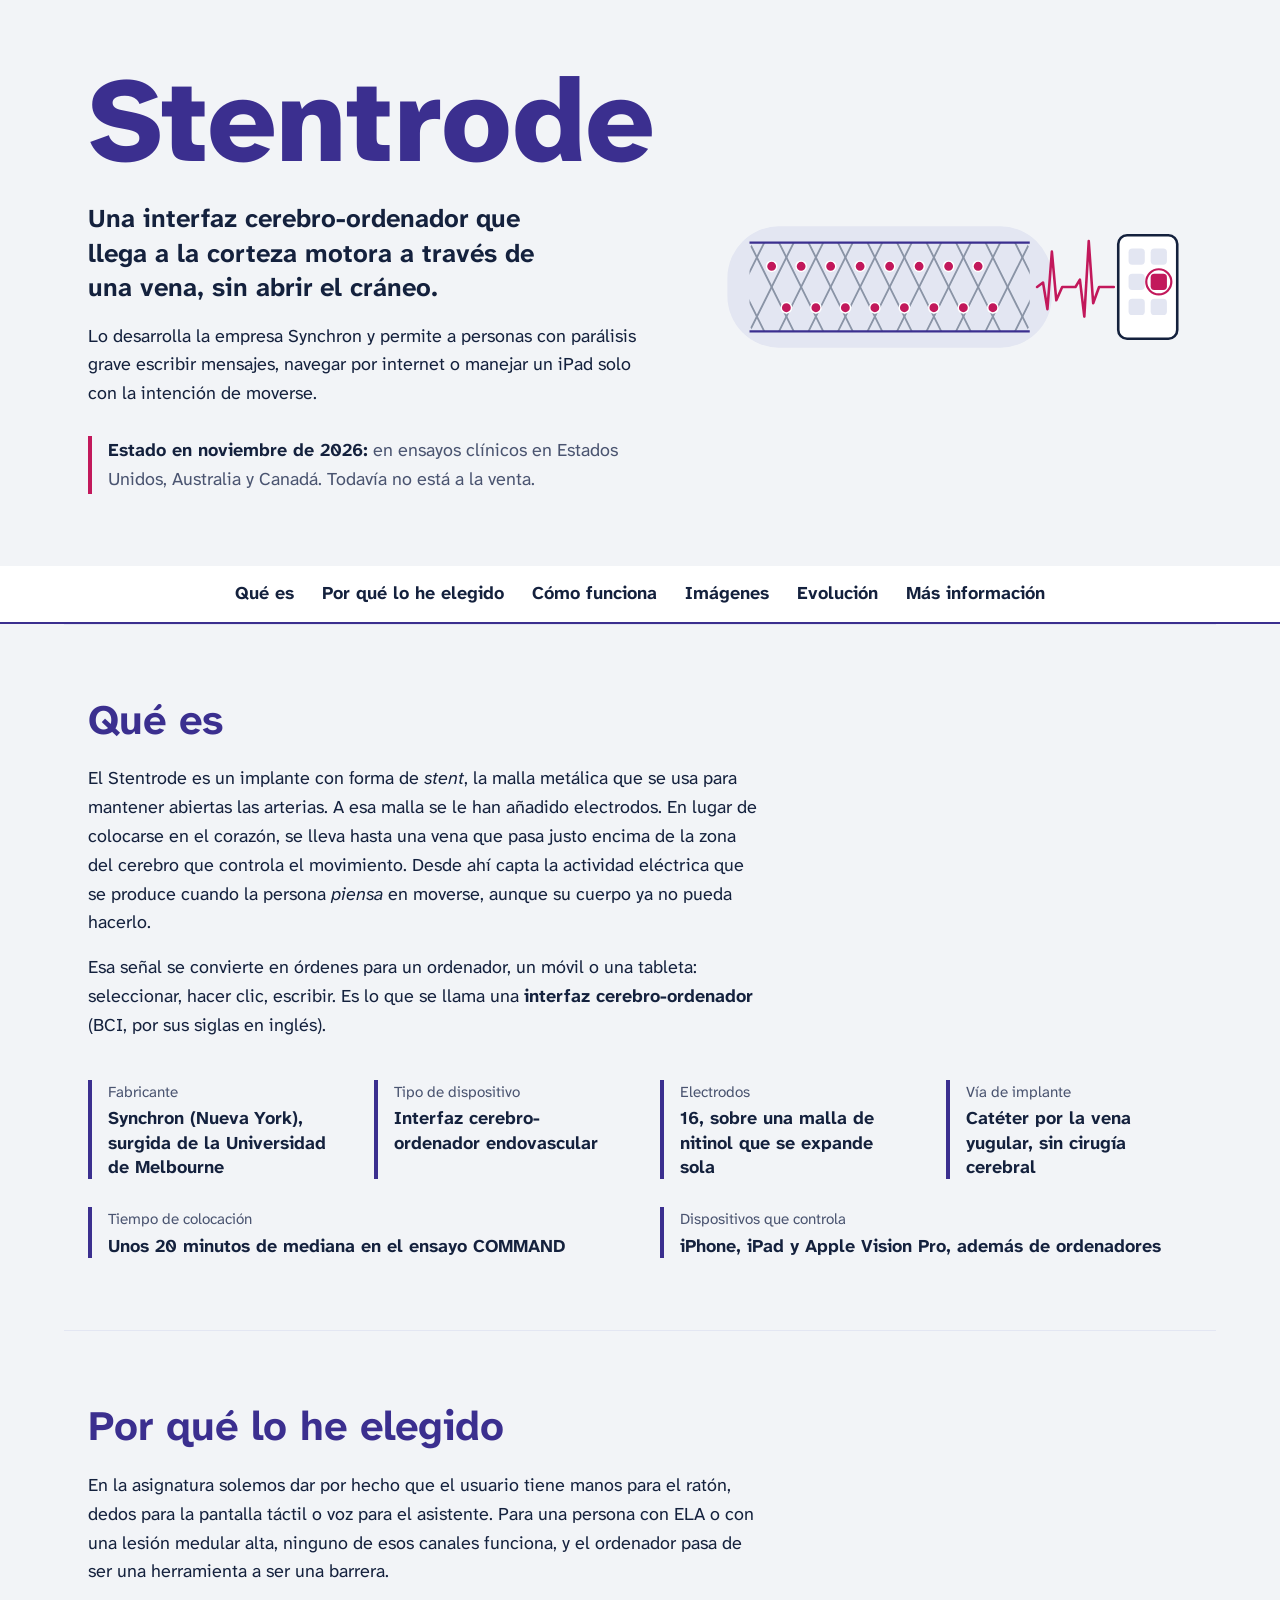
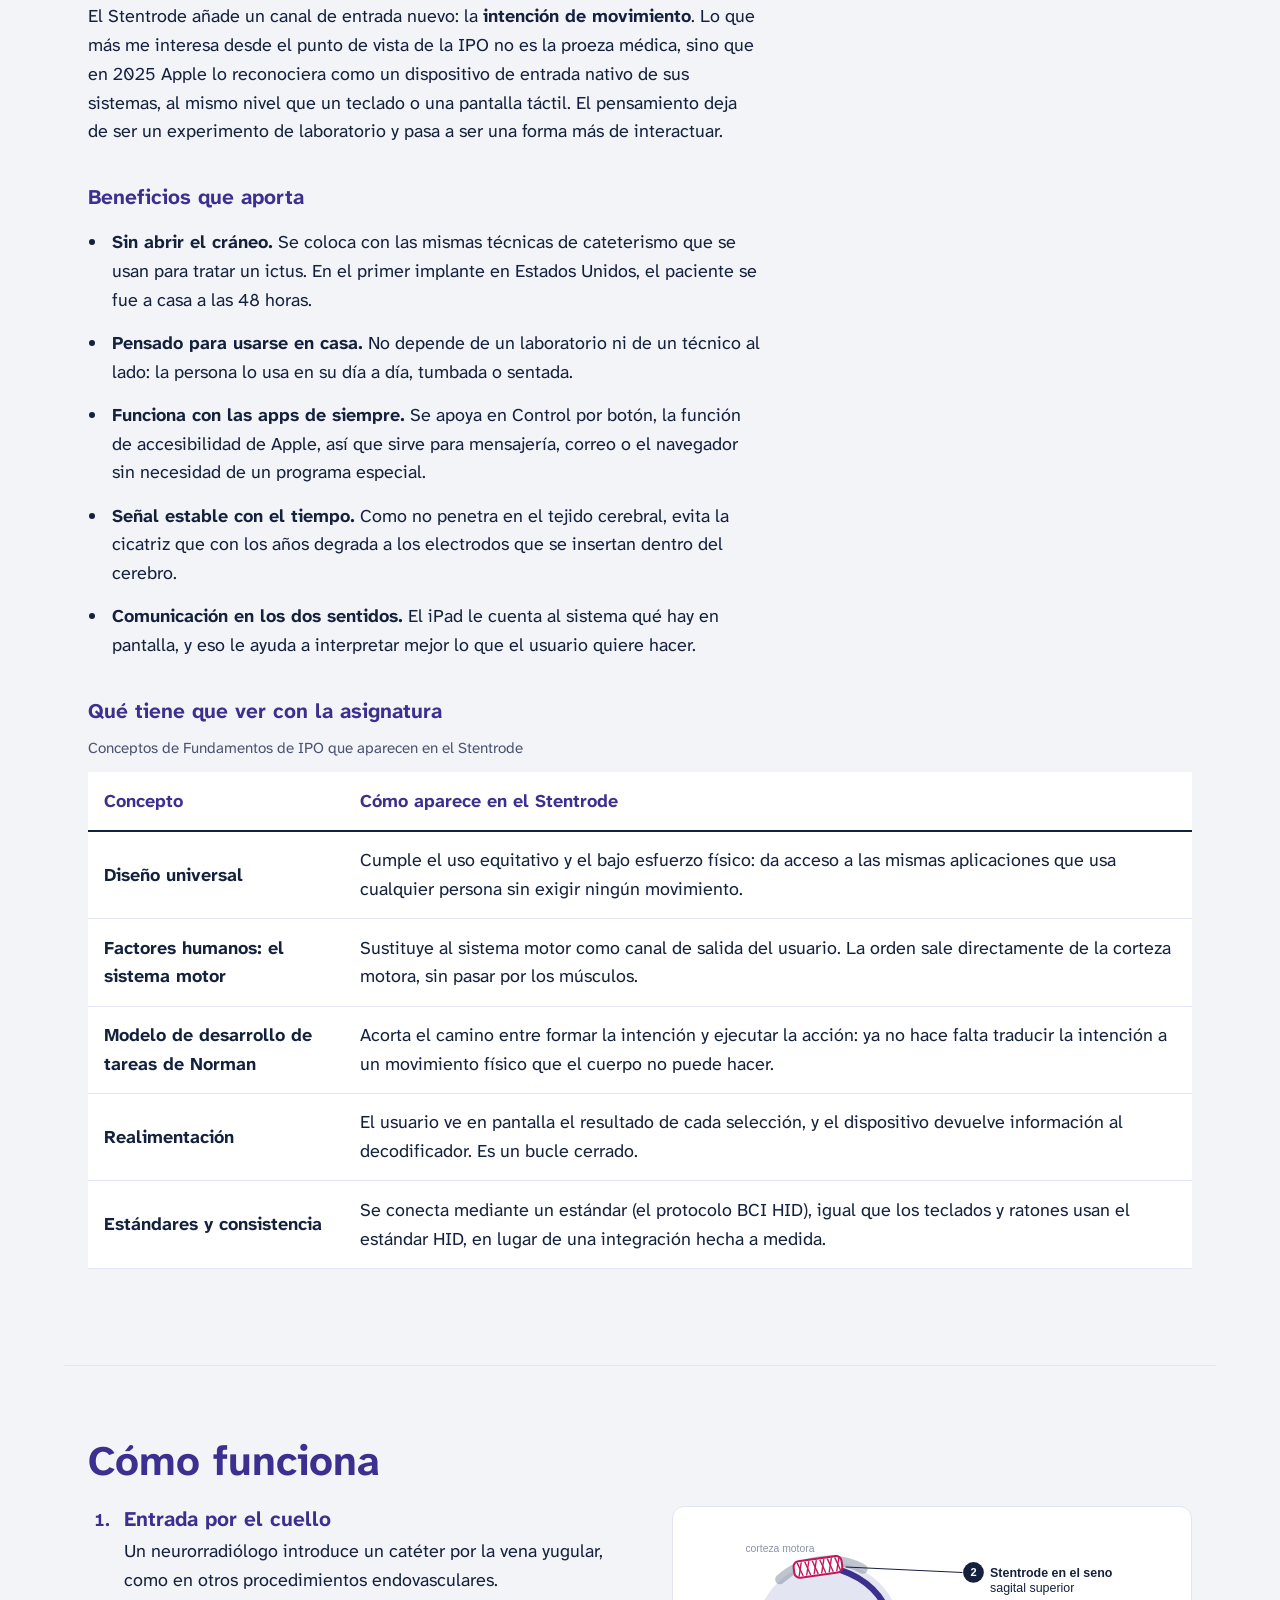
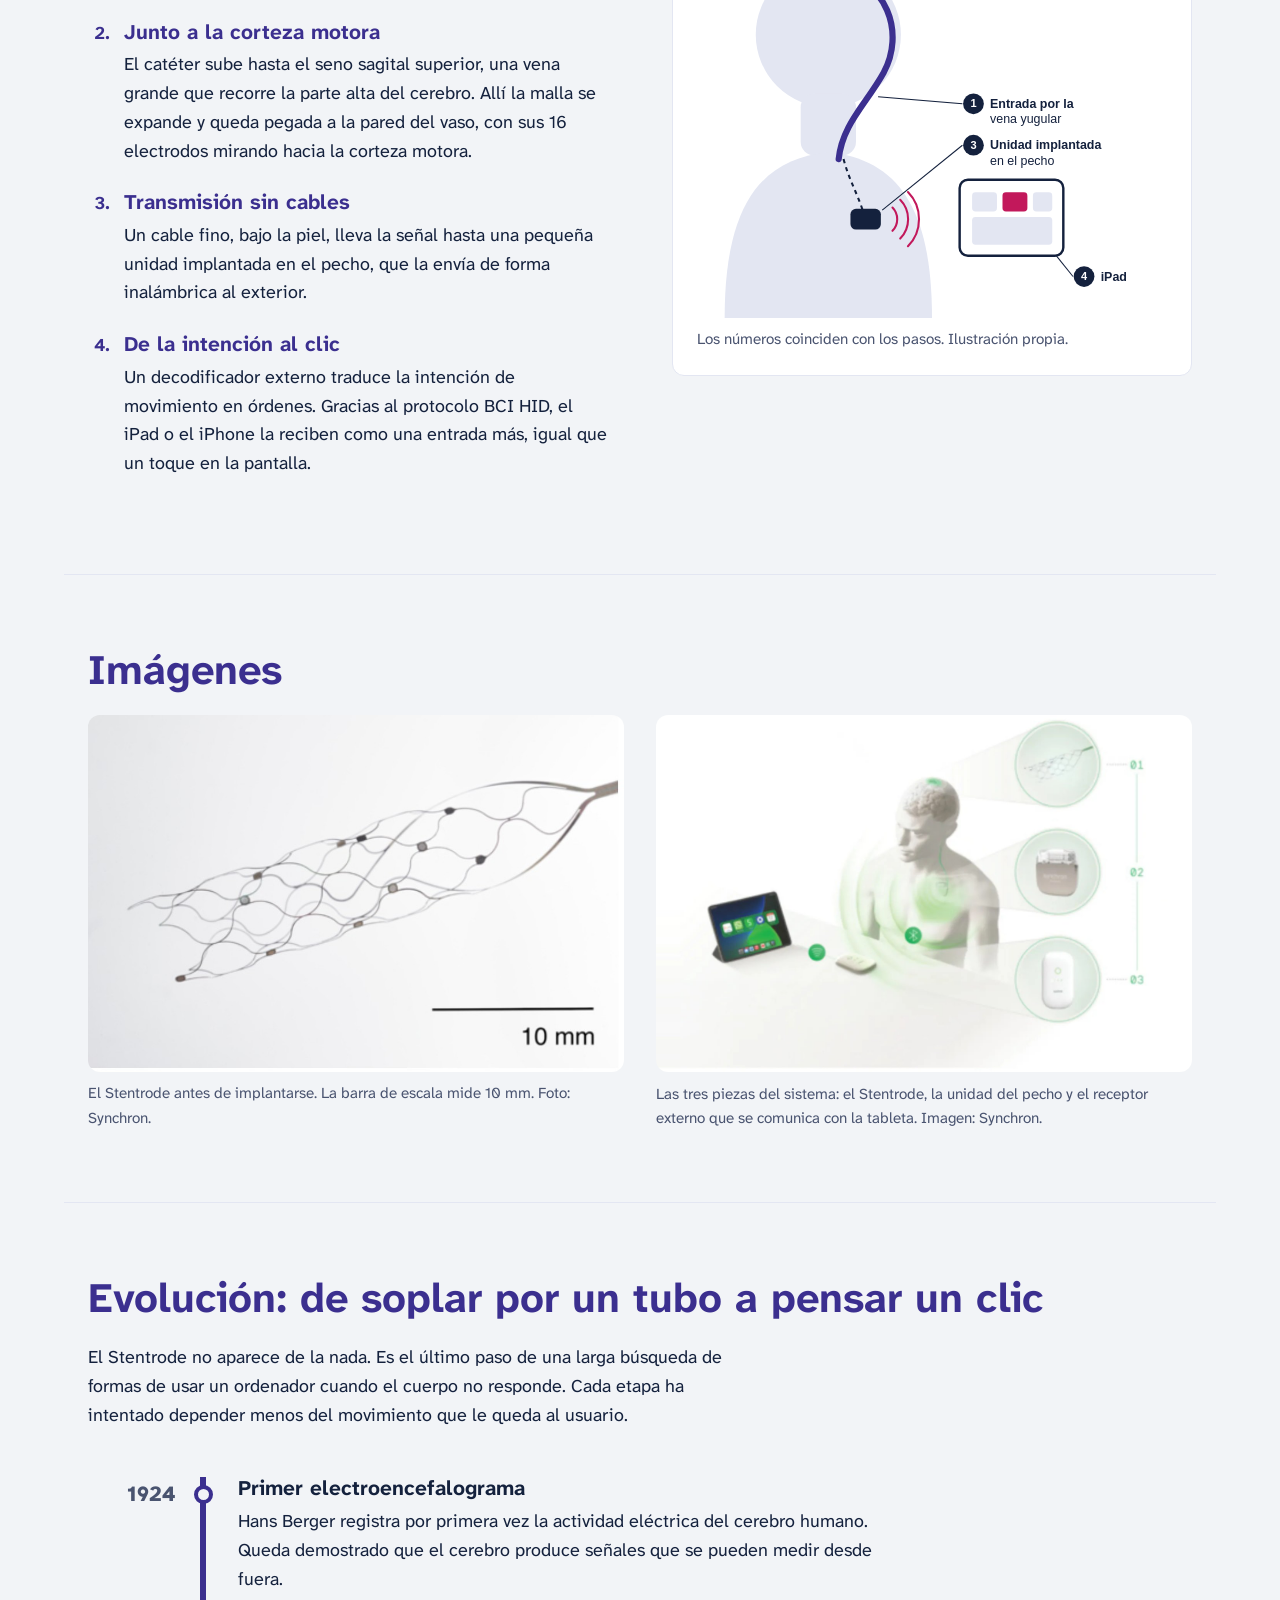
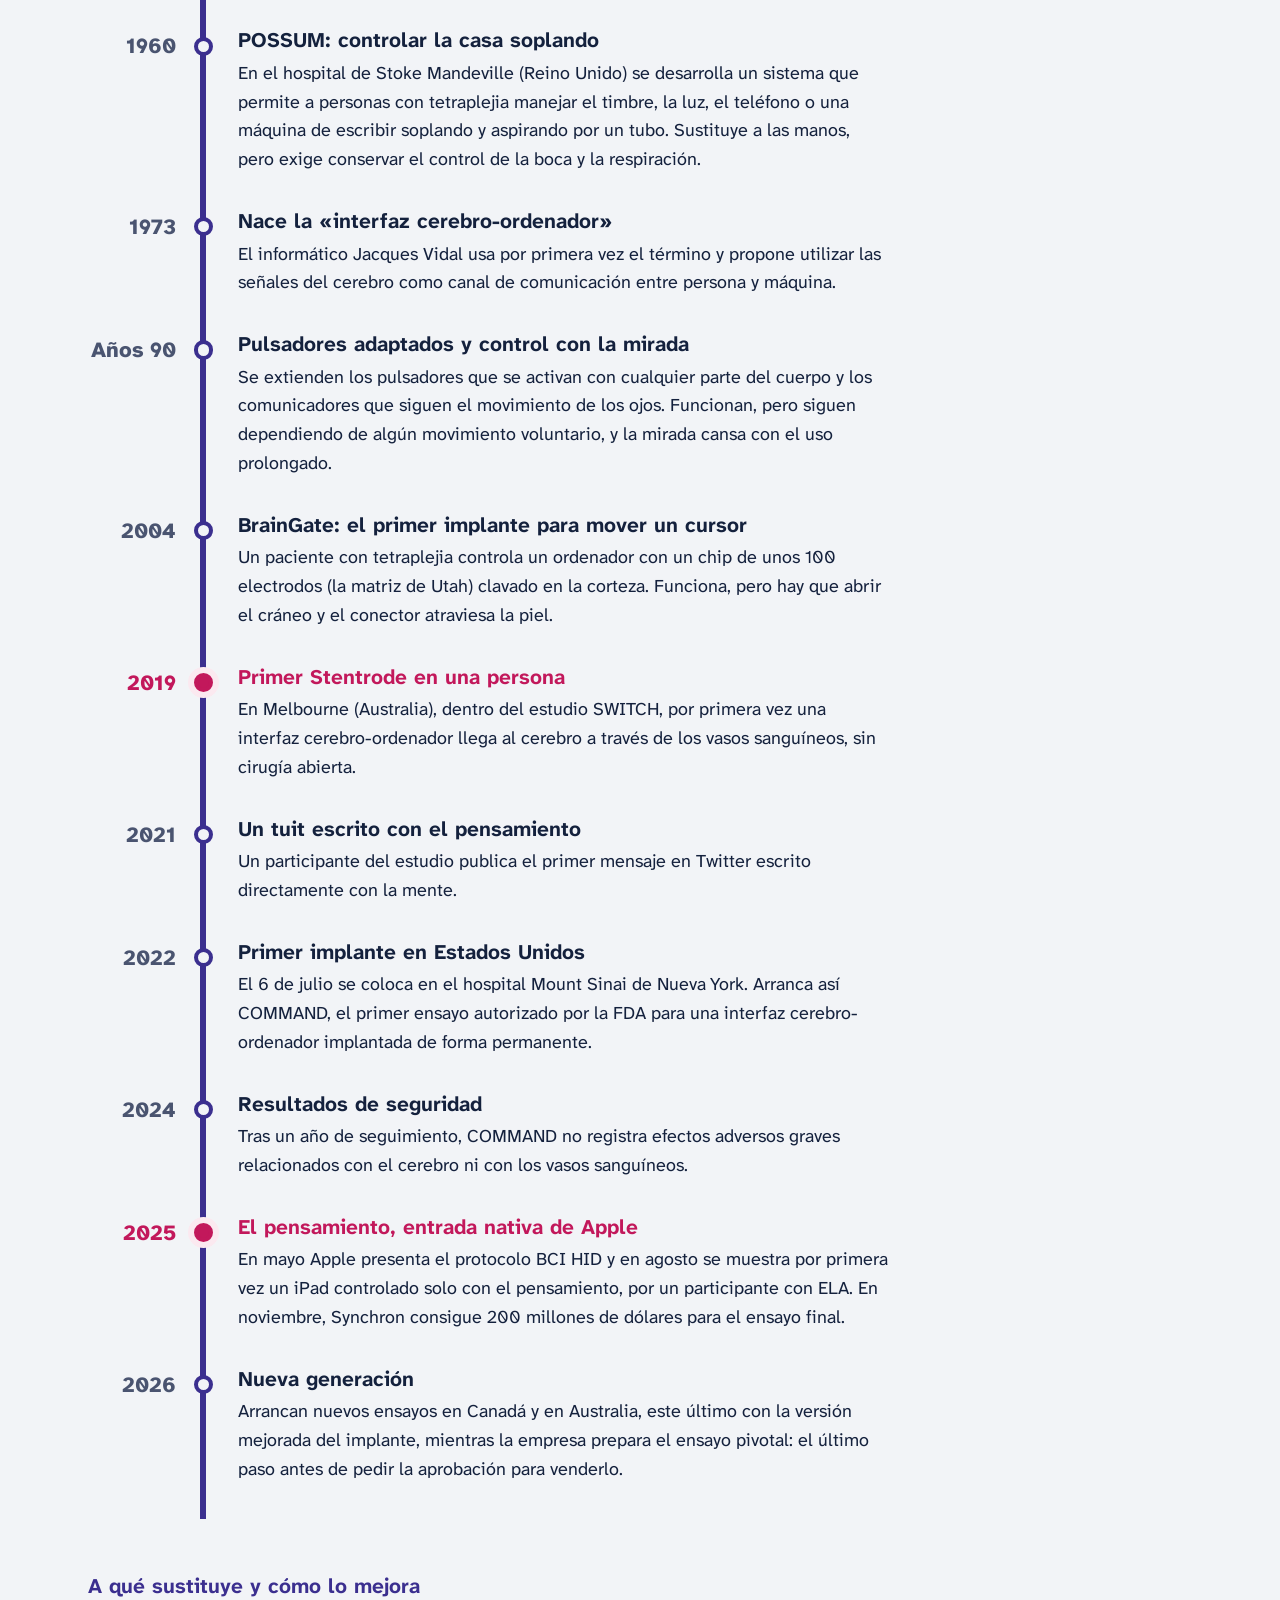
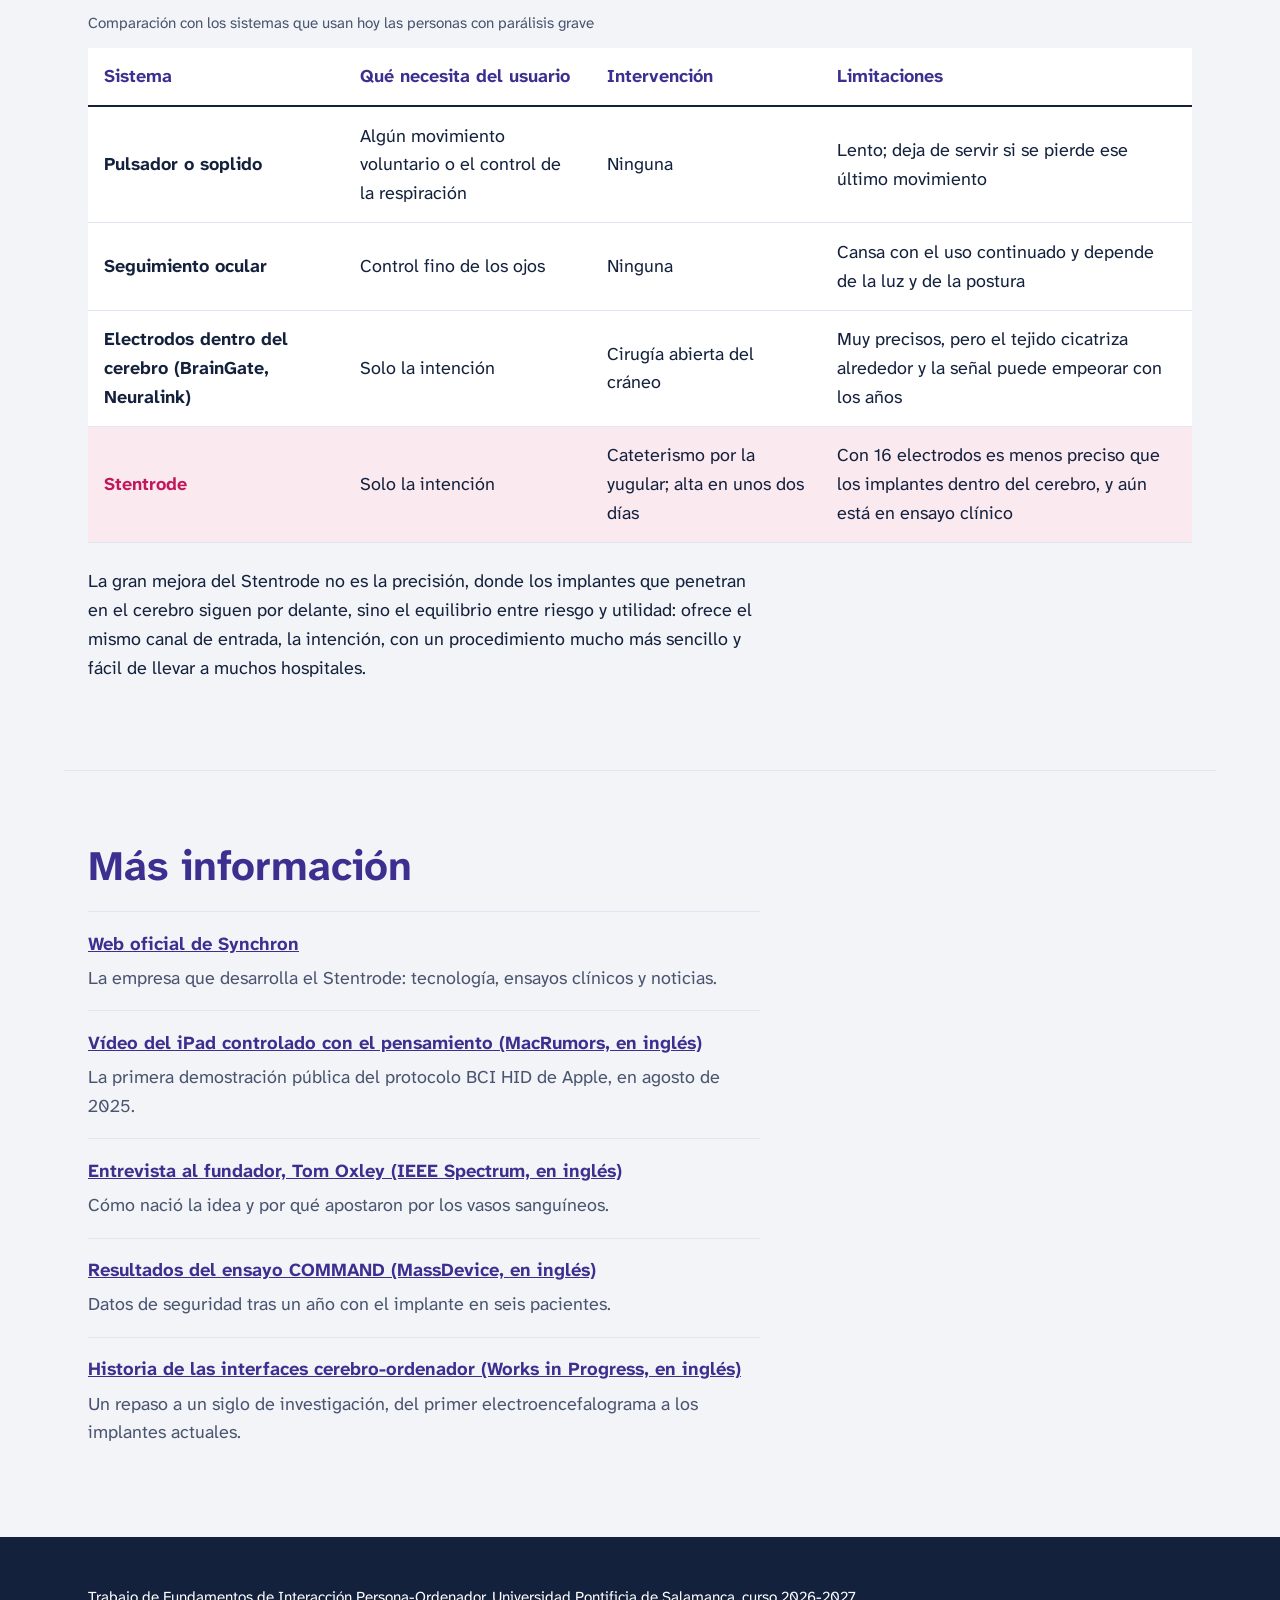
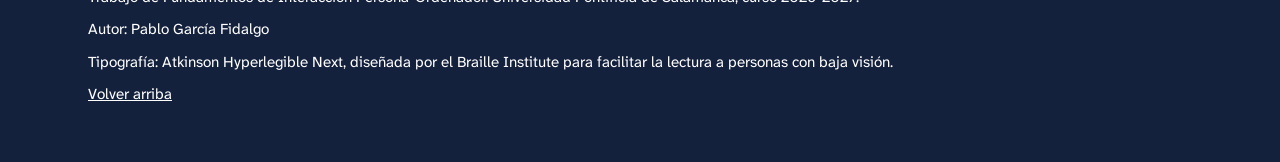
<file: index.html>
<!DOCTYPE html>
<html lang="es">
<head>
  <meta charset="UTF-8">
  <meta name="viewport" content="width=device-width, initial-scale=1.0">
  <title>Stentrode: controlar un ordenador con el pensamiento</title>
  <meta name="description" content="Trabajo de Fundamentos de IPO sobre el Stentrode de Synchron, una interfaz cerebro-ordenador que se implanta a través de una vena.">
  <link rel="preconnect" href="https://fonts.googleapis.com">
  <link rel="preconnect" href="https://fonts.gstatic.com" crossorigin>
  <link rel="stylesheet" href="https://fonts.googleapis.com/css2?family=Atkinson+Hyperlegible+Next:wght@400;700;800&display=swap">
  <link rel="stylesheet" href="style.css">
</head>
<body>
  <a class="saltar" href="#contenido">Saltar al contenido</a>

  <header id="inicio" class="cabecera">
    <div class="cabecera__texto">
      <h1>Stentrode</h1>
      <p class="lema">Una interfaz cerebro-ordenador que llega a la corteza motora a través de una vena, sin abrir el cráneo.</p>
      <p>Lo desarrolla la empresa Synchron y permite a personas con parálisis grave escribir mensajes, navegar por internet o manejar un iPad solo con la intención de moverse.</p>
      <p class="estado"><strong>Estado en noviembre de 2026:</strong> en ensayos clínicos en Estados Unidos, Australia y Canadá. Todavía no está a la venta.</p>
    </div>
    <img class="cabecera__ilustracion" src="stentrode-ilustracion.svg" width="640" height="192"
         alt="Ilustración de una malla cilíndrica con dieciséis electrodos; la señal que captan sale en forma de picos y termina en un toque sobre la pantalla de una tableta.">
  </header>

  <nav class="menu" aria-label="Secciones de la página">
    <ul>
      <li><a href="#que-es">Qué es</a></li>
      <li><a href="#por-que">Por qué lo he elegido</a></li>
      <li><a href="#como-funciona">Cómo funciona</a></li>
      <li><a href="#imagenes">Imágenes</a></li>
      <li><a href="#evolucion">Evolución</a></li>
      <li><a href="#mas-informacion">Más información</a></li>
    </ul>
  </nav>

  <main id="contenido">

    <section id="que-es" class="seccion">
      <h2>Qué es</h2>
      <p>El Stentrode es un implante con forma de <em>stent</em>, la malla metálica que se usa para mantener abiertas las arterias. A esa malla se le han añadido electrodos. En lugar de colocarse en el corazón, se lleva hasta una vena que pasa justo encima de la zona del cerebro que controla el movimiento. Desde ahí capta la actividad eléctrica que se produce cuando la persona <em>piensa</em> en moverse, aunque su cuerpo ya no pueda hacerlo.</p>
      <p>Esa señal se convierte en órdenes para un ordenador, un móvil o una tableta: seleccionar, hacer clic, escribir. Es lo que se llama una <strong>interfaz cerebro-ordenador</strong> (BCI, por sus siglas en inglés).</p>

      <dl class="ficha">
        <div>
          <dt>Fabricante</dt>
          <dd>Synchron (Nueva York), surgida de la Universidad de Melbourne</dd>
        </div>
        <div>
          <dt>Tipo de dispositivo</dt>
          <dd>Interfaz cerebro-ordenador endovascular</dd>
        </div>
        <div>
          <dt>Electrodos</dt>
          <dd>16, sobre una malla de nitinol que se expande sola</dd>
        </div>
        <div>
          <dt>Vía de implante</dt>
          <dd>Catéter por la vena yugular, sin cirugía cerebral</dd>
        </div>
        <div>
          <dt>Tiempo de colocación</dt>
          <dd>Unos 20 minutos de mediana en el ensayo COMMAND</dd>
        </div>
        <div>
          <dt>Dispositivos que controla</dt>
          <dd>iPhone, iPad y Apple Vision Pro, además de ordenadores</dd>
        </div>
      </dl>
    </section>

    <section id="por-que" class="seccion">
      <h2>Por qué lo he elegido</h2>
      <p>En la asignatura solemos dar por hecho que el usuario tiene manos para el ratón, dedos para la pantalla táctil o voz para el asistente. Para una persona con ELA o con una lesión medular alta, ninguno de esos canales funciona, y el ordenador pasa de ser una herramienta a ser una barrera.</p>
      <p>El Stentrode añade un canal de entrada nuevo: la <strong>intención de movimiento</strong>. Lo que más me interesa desde el punto de vista de la IPO no es la proeza médica, sino que en 2025 Apple lo reconociera como un dispositivo de entrada nativo de sus sistemas, al mismo nivel que un teclado o una pantalla táctil. El pensamiento deja de ser un experimento de laboratorio y pasa a ser una forma más de interactuar.</p>

      <h3>Beneficios que aporta</h3>
      <ul class="beneficios">
        <li><strong>Sin abrir el cráneo.</strong> Se coloca con las mismas técnicas de cateterismo que se usan para tratar un ictus. En el primer implante en Estados Unidos, el paciente se fue a casa a las 48 horas.</li>
        <li><strong>Pensado para usarse en casa.</strong> No depende de un laboratorio ni de un técnico al lado: la persona lo usa en su día a día, tumbada o sentada.</li>
        <li><strong>Funciona con las apps de siempre.</strong> Se apoya en Control por botón, la función de accesibilidad de Apple, así que sirve para mensajería, correo o el navegador sin necesidad de un programa especial.</li>
        <li><strong>Señal estable con el tiempo.</strong> Como no penetra en el tejido cerebral, evita la cicatriz que con los años degrada a los electrodos que se insertan dentro del cerebro.</li>
        <li><strong>Comunicación en los dos sentidos.</strong> El iPad le cuenta al sistema qué hay en pantalla, y eso le ayuda a interpretar mejor lo que el usuario quiere hacer.</li>
      </ul>

      <h3>Qué tiene que ver con la asignatura</h3>
      <div class="tabla-con-scroll">
        <table>
          <caption>Conceptos de Fundamentos de IPO que aparecen en el Stentrode</caption>
          <thead>
            <tr>
              <th scope="col">Concepto</th>
              <th scope="col">Cómo aparece en el Stentrode</th>
            </tr>
          </thead>
          <tbody>
            <tr>
              <th scope="row">Diseño universal</th>
              <td>Cumple el uso equitativo y el bajo esfuerzo físico: da acceso a las mismas aplicaciones que usa cualquier persona sin exigir ningún movimiento.</td>
            </tr>
            <tr>
              <th scope="row">Factores humanos: el sistema motor</th>
              <td>Sustituye al sistema motor como canal de salida del usuario. La orden sale directamente de la corteza motora, sin pasar por los músculos.</td>
            </tr>
            <tr>
              <th scope="row">Modelo de desarrollo de tareas de Norman</th>
              <td>Acorta el camino entre formar la intención y ejecutar la acción: ya no hace falta traducir la intención a un movimiento físico que el cuerpo no puede hacer.</td>
            </tr>
            <tr>
              <th scope="row">Realimentación</th>
              <td>El usuario ve en pantalla el resultado de cada selección, y el dispositivo devuelve información al decodificador. Es un bucle cerrado.</td>
            </tr>
            <tr>
              <th scope="row">Estándares y consistencia</th>
              <td>Se conecta mediante un estándar (el protocolo BCI HID), igual que los teclados y ratones usan el estándar HID, en lugar de una integración hecha a medida.</td>
            </tr>
          </tbody>
        </table>
      </div>
    </section>

    <section id="como-funciona" class="seccion">
      <h2>Cómo funciona</h2>
      <div class="funcionamiento">
        <ol class="pasos">
          <li>
            <h3>Entrada por el cuello</h3>
            <p>Un neurorradiólogo introduce un catéter por la vena yugular, como en otros procedimientos endovasculares.</p>
          </li>
          <li>
            <h3>Junto a la corteza motora</h3>
            <p>El catéter sube hasta el seno sagital superior, una vena grande que recorre la parte alta del cerebro. Allí la malla se expande y queda pegada a la pared del vaso, con sus 16 electrodos mirando hacia la corteza motora.</p>
          </li>
          <li>
            <h3>Transmisión sin cables</h3>
            <p>Un cable fino, bajo la piel, lleva la señal hasta una pequeña unidad implantada en el pecho, que la envía de forma inalámbrica al exterior.</p>
          </li>
          <li>
            <h3>De la intención al clic</h3>
            <p>Un decodificador externo traduce la intención de movimiento en órdenes. Gracias al protocolo BCI HID, el iPad o el iPhone la reciben como una entrada más, igual que un toque en la pantalla.</p>
          </li>
        </ol>
        <figure class="diagrama">
          <img src="como-funciona.svg" width="680" height="560"
               alt="Vista lateral de una persona. Un catéter entra por la vena yugular del cuello y sube hasta la parte alta de la cabeza, donde queda el Stentrode. Un cable baja hasta una unidad en el pecho, que envía la señal sin cables a un iPad.">
          <figcaption>Los números coinciden con los pasos. Ilustración propia.</figcaption>
        </figure>
      </div>
    </section>

    <section id="imagenes" class="seccion">
      <h2>Imágenes</h2>
      <div class="galeria">
        <figure>
          <img src="stentrode.jpg" width="928" height="618"
               alt="El Stentrode sobre fondo blanco: una malla cilíndrica de hilos metálicos muy finos con pequeños electrodos repartidos por ella. Una barra de escala de 10 milímetros muestra que mide unos 3 centímetros.">
          <figcaption>El Stentrode antes de implantarse. La barra de escala mide 10 mm. Foto: Synchron.</figcaption>
        </figure>
        <figure>
          <img src="sistema-bci.jpg" width="1392" height="928"
               alt="Esquema del sistema de Synchron. Una persona sentada ante una tableta; tres círculos amplían las piezas: el Stentrode en lo alto de la cabeza, la unidad implantada en el pecho y un receptor externo sobre la mesa, que recibe la señal por Bluetooth y la envía a la tableta.">
          <figcaption>Las tres piezas del sistema: el Stentrode, la unidad del pecho y el receptor externo que se comunica con la tableta. Imagen: Synchron.</figcaption>
        </figure>
      </div>
    </section>

    <section id="evolucion" class="seccion">
      <h2>Evolución: de soplar por un tubo a pensar un clic</h2>
      <p>El Stentrode no aparece de la nada. Es el último paso de una larga búsqueda de formas de usar un ordenador cuando el cuerpo no responde. Cada etapa ha intentado depender menos del movimiento que le queda al usuario.</p>

      <ol class="cronologia">
        <li>
          <p class="anio">1924</p>
          <span class="nodo"></span>
          <div class="hecho">
            <h3>Primer electroencefalograma</h3>
            <p>Hans Berger registra por primera vez la actividad eléctrica del cerebro humano. Queda demostrado que el cerebro produce señales que se pueden medir desde fuera.</p>
          </div>
        </li>
        <li>
          <p class="anio">1960</p>
          <span class="nodo"></span>
          <div class="hecho">
            <h3>POSSUM: controlar la casa soplando</h3>
            <p>En el hospital de Stoke Mandeville (Reino Unido) se desarrolla un sistema que permite a personas con tetraplejia manejar el timbre, la luz, el teléfono o una máquina de escribir soplando y aspirando por un tubo. Sustituye a las manos, pero exige conservar el control de la boca y la respiración.</p>
          </div>
        </li>
        <li>
          <p class="anio">1973</p>
          <span class="nodo"></span>
          <div class="hecho">
            <h3>Nace la «interfaz cerebro-ordenador»</h3>
            <p>El informático Jacques Vidal usa por primera vez el término y propone utilizar las señales del cerebro como canal de comunicación entre persona y máquina.</p>
          </div>
        </li>
        <li>
          <p class="anio">Años 90</p>
          <span class="nodo"></span>
          <div class="hecho">
            <h3>Pulsadores adaptados y control con la mirada</h3>
            <p>Se extienden los pulsadores que se activan con cualquier parte del cuerpo y los comunicadores que siguen el movimiento de los ojos. Funcionan, pero siguen dependiendo de algún movimiento voluntario, y la mirada cansa con el uso prolongado.</p>
          </div>
        </li>
        <li>
          <p class="anio">2004</p>
          <span class="nodo"></span>
          <div class="hecho">
            <h3>BrainGate: el primer implante para mover un cursor</h3>
            <p>Un paciente con tetraplejia controla un ordenador con un chip de unos 100 electrodos (la matriz de Utah) clavado en la corteza. Funciona, pero hay que abrir el cráneo y el conector atraviesa la piel.</p>
          </div>
        </li>
        <li class="hito">
          <p class="anio">2019</p>
          <span class="nodo"></span>
          <div class="hecho">
            <h3>Primer Stentrode en una persona</h3>
            <p>En Melbourne (Australia), dentro del estudio SWITCH, por primera vez una interfaz cerebro-ordenador llega al cerebro a través de los vasos sanguíneos, sin cirugía abierta.</p>
          </div>
        </li>
        <li>
          <p class="anio">2021</p>
          <span class="nodo"></span>
          <div class="hecho">
            <h3>Un tuit escrito con el pensamiento</h3>
            <p>Un participante del estudio publica el primer mensaje en Twitter escrito directamente con la mente.</p>
          </div>
        </li>
        <li>
          <p class="anio">2022</p>
          <span class="nodo"></span>
          <div class="hecho">
            <h3>Primer implante en Estados Unidos</h3>
            <p>El 6 de julio se coloca en el hospital Mount Sinai de Nueva York. Arranca así COMMAND, el primer ensayo autorizado por la FDA para una interfaz cerebro-ordenador implantada de forma permanente.</p>
          </div>
        </li>
        <li>
          <p class="anio">2024</p>
          <span class="nodo"></span>
          <div class="hecho">
            <h3>Resultados de seguridad</h3>
            <p>Tras un año de seguimiento, COMMAND no registra efectos adversos graves relacionados con el cerebro ni con los vasos sanguíneos.</p>
          </div>
        </li>
        <li class="hito">
          <p class="anio">2025</p>
          <span class="nodo"></span>
          <div class="hecho">
            <h3>El pensamiento, entrada nativa de Apple</h3>
            <p>En mayo Apple presenta el protocolo BCI HID y en agosto se muestra por primera vez un iPad controlado solo con el pensamiento, por un participante con ELA. En noviembre, Synchron consigue 200 millones de dólares para el ensayo final.</p>
          </div>
        </li>
        <li>
          <p class="anio">2026</p>
          <span class="nodo"></span>
          <div class="hecho">
            <h3>Nueva generación</h3>
            <p>Arrancan nuevos ensayos en Canadá y en Australia, este último con la versión mejorada del implante, mientras la empresa prepara el ensayo pivotal: el último paso antes de pedir la aprobación para venderlo.</p>
          </div>
        </li>
      </ol>

      <h3>A qué sustituye y cómo lo mejora</h3>
      <div class="tabla-con-scroll">
        <table class="comparativa">
          <caption>Comparación con los sistemas que usan hoy las personas con parálisis grave</caption>
          <thead>
            <tr>
              <th scope="col">Sistema</th>
              <th scope="col">Qué necesita del usuario</th>
              <th scope="col">Intervención</th>
              <th scope="col">Limitaciones</th>
            </tr>
          </thead>
          <tbody>
            <tr>
              <th scope="row">Pulsador o soplido</th>
              <td>Algún movimiento voluntario o el control de la respiración</td>
              <td>Ninguna</td>
              <td>Lento; deja de servir si se pierde ese último movimiento</td>
            </tr>
            <tr>
              <th scope="row">Seguimiento ocular</th>
              <td>Control fino de los ojos</td>
              <td>Ninguna</td>
              <td>Cansa con el uso continuado y depende de la luz y de la postura</td>
            </tr>
            <tr>
              <th scope="row">Electrodos dentro del cerebro (BrainGate, Neuralink)</th>
              <td>Solo la intención</td>
              <td>Cirugía abierta del cráneo</td>
              <td>Muy precisos, pero el tejido cicatriza alrededor y la señal puede empeorar con los años</td>
            </tr>
            <tr class="comparativa__destacada">
              <th scope="row">Stentrode</th>
              <td>Solo la intención</td>
              <td>Cateterismo por la yugular; alta en unos dos días</td>
              <td>Con 16 electrodos es menos preciso que los implantes dentro del cerebro, y aún está en ensayo clínico</td>
            </tr>
          </tbody>
        </table>
      </div>
      <p>La gran mejora del Stentrode no es la precisión, donde los implantes que penetran en el cerebro siguen por delante, sino el equilibrio entre riesgo y utilidad: ofrece el mismo canal de entrada, la intención, con un procedimiento mucho más sencillo y fácil de llevar a muchos hospitales.</p>
    </section>

    <section id="mas-informacion" class="seccion">
      <h2>Más información</h2>
      <ul class="enlaces">
        <li>
          <a href="https://synchron.com/">Web oficial de Synchron</a>
            <p>La empresa que desarrolla el Stentrode: tecnología, ensayos clínicos y noticias.</p>
        </li>
        <li>
          <a href="https://www.macrumors.com/2025/08/04/watch-brain-controlled-ipad/">Vídeo del iPad controlado con el pensamiento (MacRumors, en inglés)</a>
            <p>La primera demostración pública del protocolo BCI HID de Apple, en agosto de 2025.</p>
        </li>
        <li>
          <a href="https://spectrum.ieee.org/brain-implant-close-to-market">Entrevista al fundador, Tom Oxley (IEEE Spectrum, en inglés)</a>
            <p>Cómo nació la idea y por qué apostaron por los vasos sanguíneos.</p>
        </li>
        <li>
          <a href="https://www.massdevice.com/synchron-command-study-results-stentrode-bci-implant/">Resultados del ensayo COMMAND (MassDevice, en inglés)</a>
            <p>Datos de seguridad tras un año con el implante en seis pacientes.</p>
        </li>
        <li>
          <a href="https://worksinprogress.co/issue/brain-computer-interfaces/">Historia de las interfaces cerebro-ordenador (Works in Progress, en inglés)</a>
            <p>Un repaso a un siglo de investigación, del primer electroencefalograma a los implantes actuales.</p>
        </li>
      </ul>
    </section>

  </main>

  <footer class="pie">
    <p>Trabajo de Fundamentos de Interacción Persona-Ordenador. Universidad Pontificia de Salamanca, curso 2026-2027.</p>
    <p>Autor: Pablo García Fidalgo</p>
    <p>Tipografía: Atkinson Hyperlegible Next, diseñada por el Braille Institute para facilitar la lectura a personas con baja visión.</p>
    <p><a href="#inicio">Volver arriba</a></p>
  </footer>
</body>
</html>
</file>
<file: style.css>
/* =========================================================
   Stentrode · hoja de estilos única
   Fundamentos de Interacción Persona-Ordenador

   Paleta usada en toda la hoja:
     #f2f4f7  fondo (blanco clínico)
     #ffffff  blanco
     #14213d  azul noche (texto)
     #4a5470  gris azulado (texto secundario)
     #3b2f8f  índigo venoso (títulos y la línea temporal)
     #c2185b  magenta (la señal neuronal, se usa poco)
     #fbe9f0  magenta muy claro
     #e3e6f2  gris lila (bordes y fondos suaves)
   ========================================================= */

/* ---------- 1. Base ---------- */
* {
  box-sizing: border-box; /* el padding y el borde no ensanchan la caja (práctica 2) */
}

html {
  scroll-padding-top: 4.5rem; /* el menú pegado no tapa los títulos al saltar (práctica 4) */
}

body {
  margin: 0;
  font-family: "Atkinson Hyperlegible Next", Verdana, sans-serif;
  font-size: 1.125rem;
  line-height: 1.6;
  color: #14213d;
  background-color: #f2f4f7;
}

h1,
h2,
h3 {
  line-height: 1.15;
  color: #3b2f8f;
}

h2 {
  font-size: 2.6rem;
  margin: 0 0 1.25rem;
}

h3 {
  font-size: 1.3rem;
  margin: 2.5rem 0 0.75rem;
}

p {
  margin: 0 0 1rem;
  max-width: 42rem; /* líneas cortas, más fáciles de leer */
}

img {
  display: block;
  max-width: 100%;
  height: auto;
}

/* ---------- 2. Enlaces y foco ---------- */
a {
  color: #3b2f8f;
}

a:hover {
  color: #c2185b;
}

a:focus-visible {
  outline: 3px solid #c2185b;
  outline-offset: 3px;
}

/* enlace «Saltar al contenido»: escondido hasta que recibe el foco (práctica 4, paso 0) */
.saltar {
  position: absolute;
  top: -4rem;
  left: 1rem;
  z-index: 20;
  padding: 0.5rem 1rem;
  background-color: #14213d;
  color: #ffffff;
  font-weight: bold;
}

.saltar:focus {
  top: 1rem;
}

/* ---------- 3. Cabecera ---------- */
.cabecera {
  display: flex;
  flex-wrap: wrap;
  align-items: center;
  gap: 2rem 4rem;
  max-width: 72rem;
  margin: 0 auto;
  padding: 4rem 1.5rem 3.5rem;
}

.cabecera__texto {
  flex: 1 1 26rem;
}

.cabecera__ilustracion {
  flex: 1 1 20rem;
  width: 20rem; /* punto de partida; flex-grow la estira hasta el max-width */
  max-width: 34rem;
}

h1 {
  font-size: 7.5rem;
  font-weight: 800;
  line-height: 0.95;
  margin: 0 0 1.5rem;
}

.lema {
  font-size: 1.6rem;
  line-height: 1.35;
  font-weight: bold;
  max-width: 30rem;
}

.estado {
  margin-top: 1.75rem;
  padding-left: 1rem;
  border-left: 4px solid #c2185b;
  color: #4a5470;
}

.estado strong {
  color: #14213d;
}

/* ---------- 4. Menú que se queda arriba al hacer scroll (práctica 4) ---------- */
.menu {
  position: sticky;
  top: 0;
  z-index: 10;
  background-color: #ffffff; /* opaco: si no, el contenido se ve a través */
  border-bottom: 2px solid #3b2f8f;
}

.menu ul {
  display: flex;
  flex-wrap: wrap;
  justify-content: center;
  gap: 0.25rem 1.75rem;
  max-width: 72rem;
  margin: 0 auto;
  padding: 0.85rem 1.5rem;
  list-style: none;
}

.menu a {
  color: #14213d;
  font-weight: bold;
  text-decoration: none;
  padding: 0.25rem 0;
  border-bottom: 3px solid transparent;
}

.menu a:hover {
  color: #3b2f8f;
  border-bottom-color: #c2185b;
}

/* ---------- 5. Secciones ---------- */
.seccion {
  max-width: 72rem;
  margin: 0 auto;
  padding: 4.5rem 1.5rem;
  border-top: 1px solid #e3e6f2;
}

/* ---------- 6. Ficha técnica (lista de definiciones dl) ---------- */
.ficha {
  display: flex;
  flex-wrap: wrap;
  gap: 1.75rem 2.5rem;
  margin: 2.5rem 0 0;
}

.ficha div {
  flex: 1 1 15rem;
  padding-left: 1rem;
  border-left: 4px solid #3b2f8f;
}

.ficha dt {
  font-size: 0.95rem;
  color: #4a5470;
}

.ficha dd {
  margin: 0.15rem 0 0;
  font-weight: bold;
  line-height: 1.35;
}

/* ---------- 7. Lista de beneficios ---------- */
.beneficios {
  max-width: 42rem;
  padding-left: 1.25rem;
}

.beneficios li {
  margin-bottom: 0.9rem;
  padding-left: 0.25rem;
}

/* ---------- 8. Tablas (práctica 2) ---------- */
.tabla-con-scroll {
  overflow-x: auto; /* en el móvil la tabla se desplaza dentro de su caja */
  margin: 0 0 1.5rem;
}

table {
  width: 100%;
  min-width: 36rem;
  border-collapse: collapse;
  background-color: #ffffff;
}

.comparativa {
  min-width: 46rem;
}

caption {
  caption-side: top;
  text-align: left;
  color: #4a5470;
  font-size: 0.95rem;
  padding-bottom: 0.75rem;
}

th,
td {
  padding: 0.9rem 1rem;
  text-align: left;
  border-bottom: 1px solid #e3e6f2;
}

thead th {
  color: #3b2f8f;
  border-bottom: 2px solid #14213d;
}

tbody th[scope="row"] {
  width: 16rem;
}

.comparativa__destacada {
  background-color: #fbe9f0;
}

.comparativa__destacada th[scope="row"] {
  color: #c2185b;
}

/* ---------- 9. Cómo funciona: pasos + diagrama (Flexbox) ---------- */
.funcionamiento {
  display: flex;
  flex-wrap: wrap;
  align-items: flex-start;
  gap: 2rem 4rem;
}

.pasos {
  flex: 1 1 22rem;
  margin: 0;
  padding-left: 1.75rem;
  font-weight: bold; /* también pone en negrita el número de cada paso */
  color: #3b2f8f;
}

.pasos li {
  margin-bottom: 1.5rem;
  padding-left: 0.5rem;
}

.pasos h3 {
  margin: 0 0 0.35rem;
}

.pasos p {
  font-weight: normal;
  color: #14213d;
}

.diagrama {
  flex: 1 1 22rem;
  margin: 0;
  padding: 1.5rem;
  background-color: #ffffff;
  border: 1px solid #e3e6f2;
  border-radius: 12px;
}

/* ---------- 10. Imágenes ---------- */
.galeria {
  display: flex;
  flex-wrap: wrap;
  gap: 2rem;
}

.galeria figure {
  flex: 1 1 20rem;
  margin: 0;
}

.galeria img {
  width: 100%;
  background-color: #e3e6f2;
  border-radius: 12px;
}

figcaption {
  margin-top: 0.6rem;
  font-size: 0.95rem;
  color: #4a5470;
}

/* ---------- 11. Línea temporal: una vena que recorre la historia ---------- */
.cronologia {
  max-width: 50rem;
  margin: 3rem 0 3.5rem;
  padding: 0;
  list-style: none;
}

/* cada hecho: el año a la izquierda y el texto a la derecha */
.cronologia li {
  position: relative; /* referencia para colocar el nodo (práctica 4) */
  display: flex;
}

.anio {
  flex: 0 0 7rem;
  margin: 0;
  padding-right: 1.5rem;
  font-size: 1.35rem;
  font-weight: 800;
  text-align: right;
  color: #4a5470;
}

/* la vena: el borde izquierdo de cada hecho, que se une con el siguiente */
.hecho {
  flex: 1 1 auto;
  padding: 0 0 2.25rem 2rem;
  border-left: 6px solid #3b2f8f;
}

.hecho h3 {
  margin: 0 0 0.35rem;
  color: #14213d;
}

.hecho p {
  margin: 0;
}

/* el nodo: un círculo colocado sobre la vena */
.nodo {
  position: absolute;
  top: 0.45rem;
  left: 6.6rem;
  width: 1.2rem;
  height: 1.2rem;
  border-radius: 50%;
  background-color: #f2f4f7;
  border: 4px solid #3b2f8f;
}

/* los hitos del Stentrode: aquí la señal se enciende */
.hito .nodo {
  background-color: #c2185b;
  border-color: #c2185b;
  box-shadow: 0 0 0 6px #fbe9f0;
}

.hito .anio,
.hito h3 {
  color: #c2185b;
}

/* ---------- 12. Más información ---------- */
.enlaces {
  max-width: 42rem;
  margin: 0;
  padding: 0;
  list-style: none;
}

.enlaces li {
  padding: 1.1rem 0;
  border-top: 1px solid #e3e6f2;
}

.enlaces a {
  font-weight: bold;
  font-size: 1.15rem;
}

.enlaces p {
  margin: 0.3rem 0 0;
  color: #4a5470;
}

/* ---------- 13. Pie ---------- */
.pie {
  padding: 3rem 1.5rem;
  background-color: #14213d;
  color: #ffffff;
}

.pie p {
  max-width: 72rem;
  margin: 0 auto 0.5rem;
  padding: 0 1.5rem;
  font-size: 0.95rem;
}

.pie a {
  color: #ffffff;
}

.pie a:focus-visible {
  outline-color: #ffffff;
}

/* ---------- 14. Pantallas estrechas (práctica 4, paso 11) ---------- */
@media (max-width: 56rem) {
  .menu {
    position: static; /* el menú ocupa varias líneas: mejor no pegarlo */
  }

  html {
    scroll-padding-top: 0;
  }

  h1 {
    font-size: 5rem;
  }
}

@media (max-width: 40rem) {
  h1 {
    font-size: 3.75rem;
  }

  h2 {
    font-size: 1.9rem;
  }

  .lema {
    font-size: 1.3rem;
  }

  .cabecera {
    padding-top: 2.5rem;
  }

  .seccion {
    padding: 3.5rem 1.25rem;
  }

  /* en el móvil el año pasa encima del texto */
  .cronologia li {
    flex-direction: column;
    padding-left: 0.5rem;
    border-left: 6px solid #3b2f8f;
  }

  .anio {
    flex-basis: auto;
    padding: 0 0 0 1.5rem;
    text-align: left;
  }

  .hecho {
    padding-left: 1.5rem;
    border-left: none;
  }

  .nodo {
    left: -0.8rem;
  }
}
</file>
